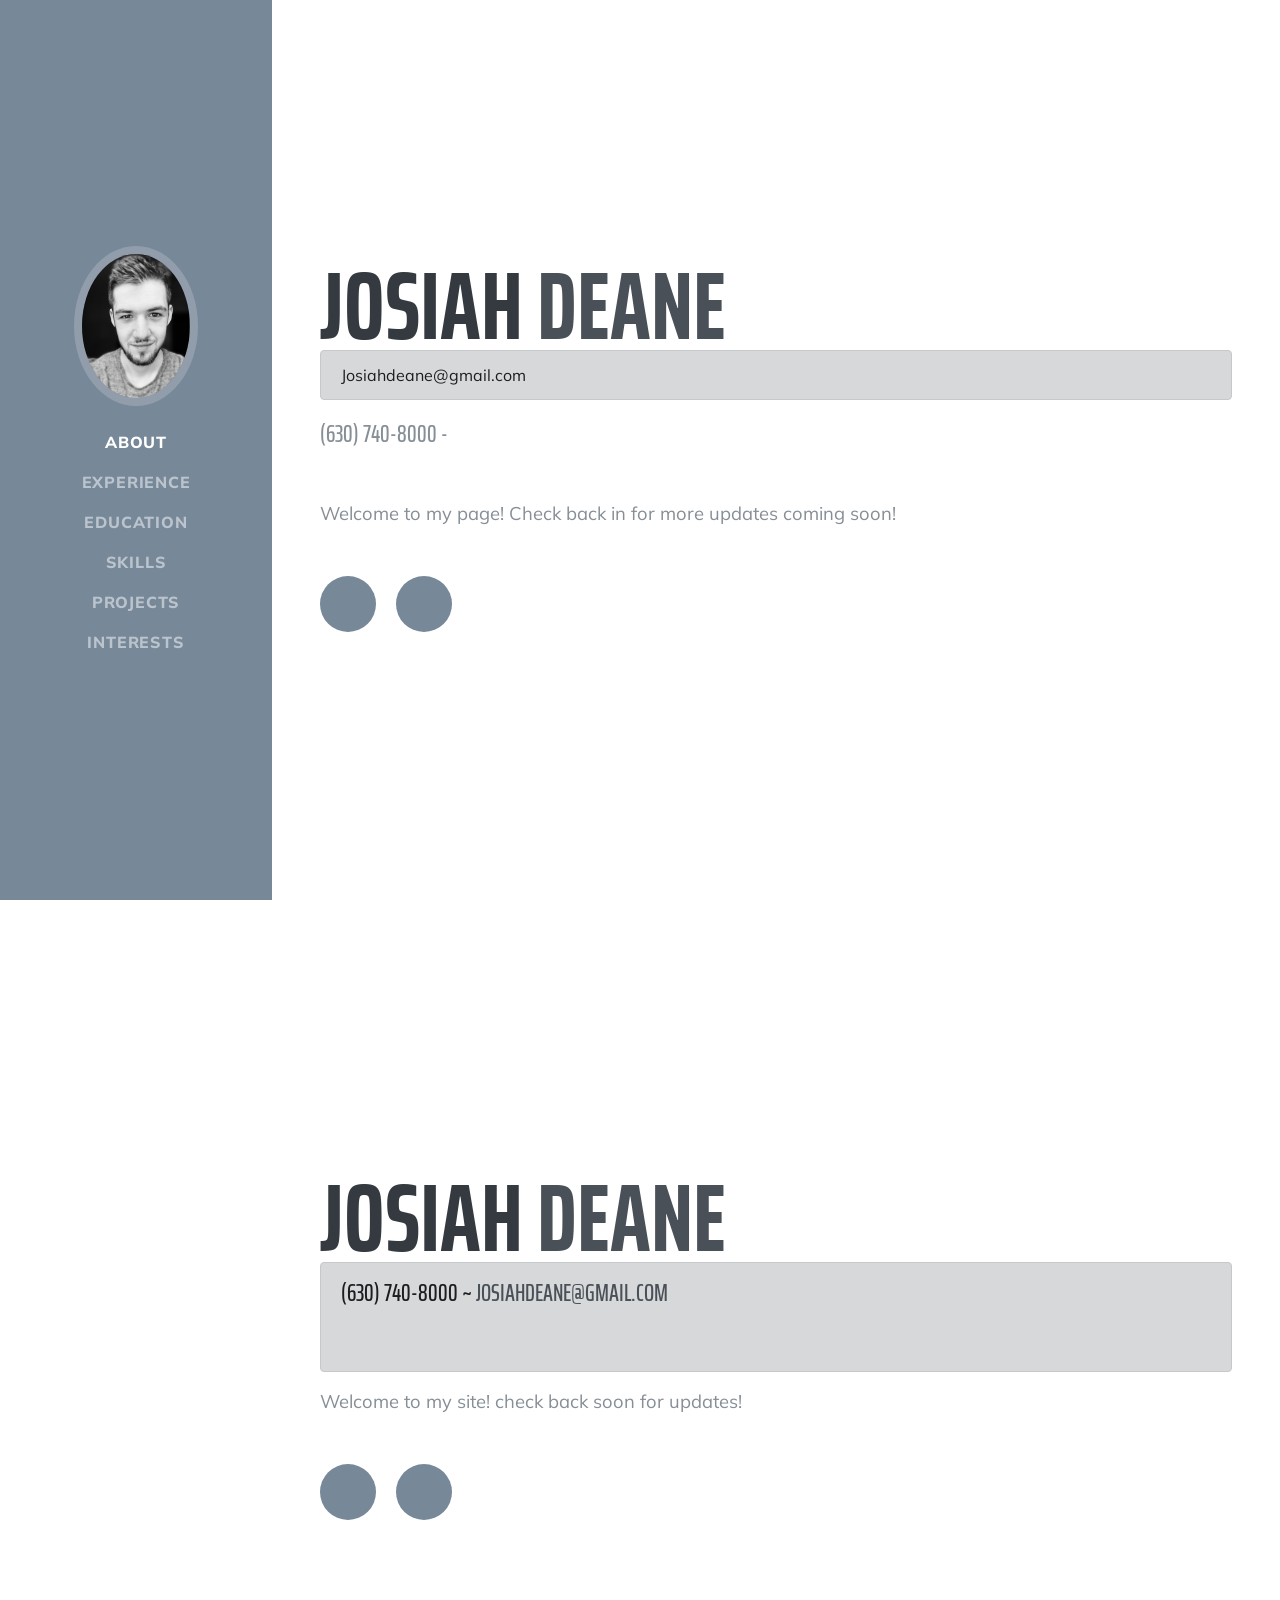
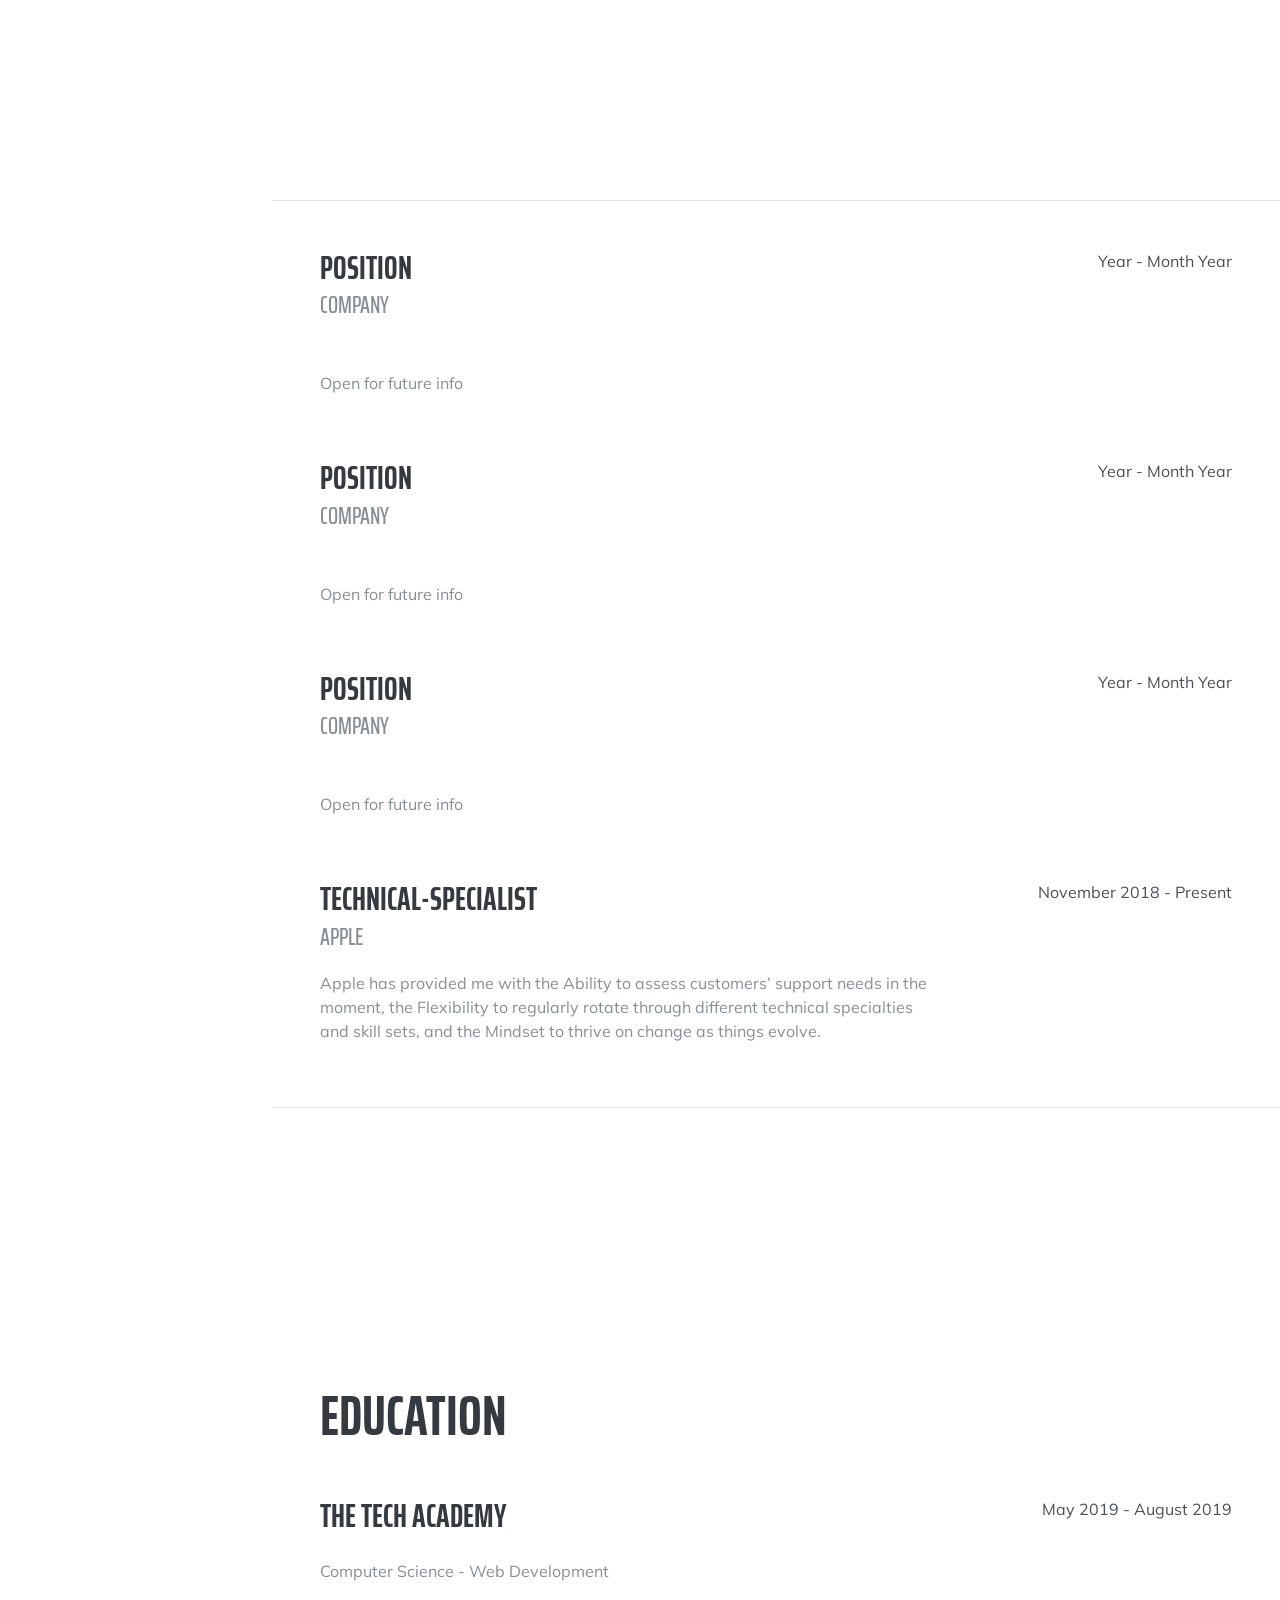
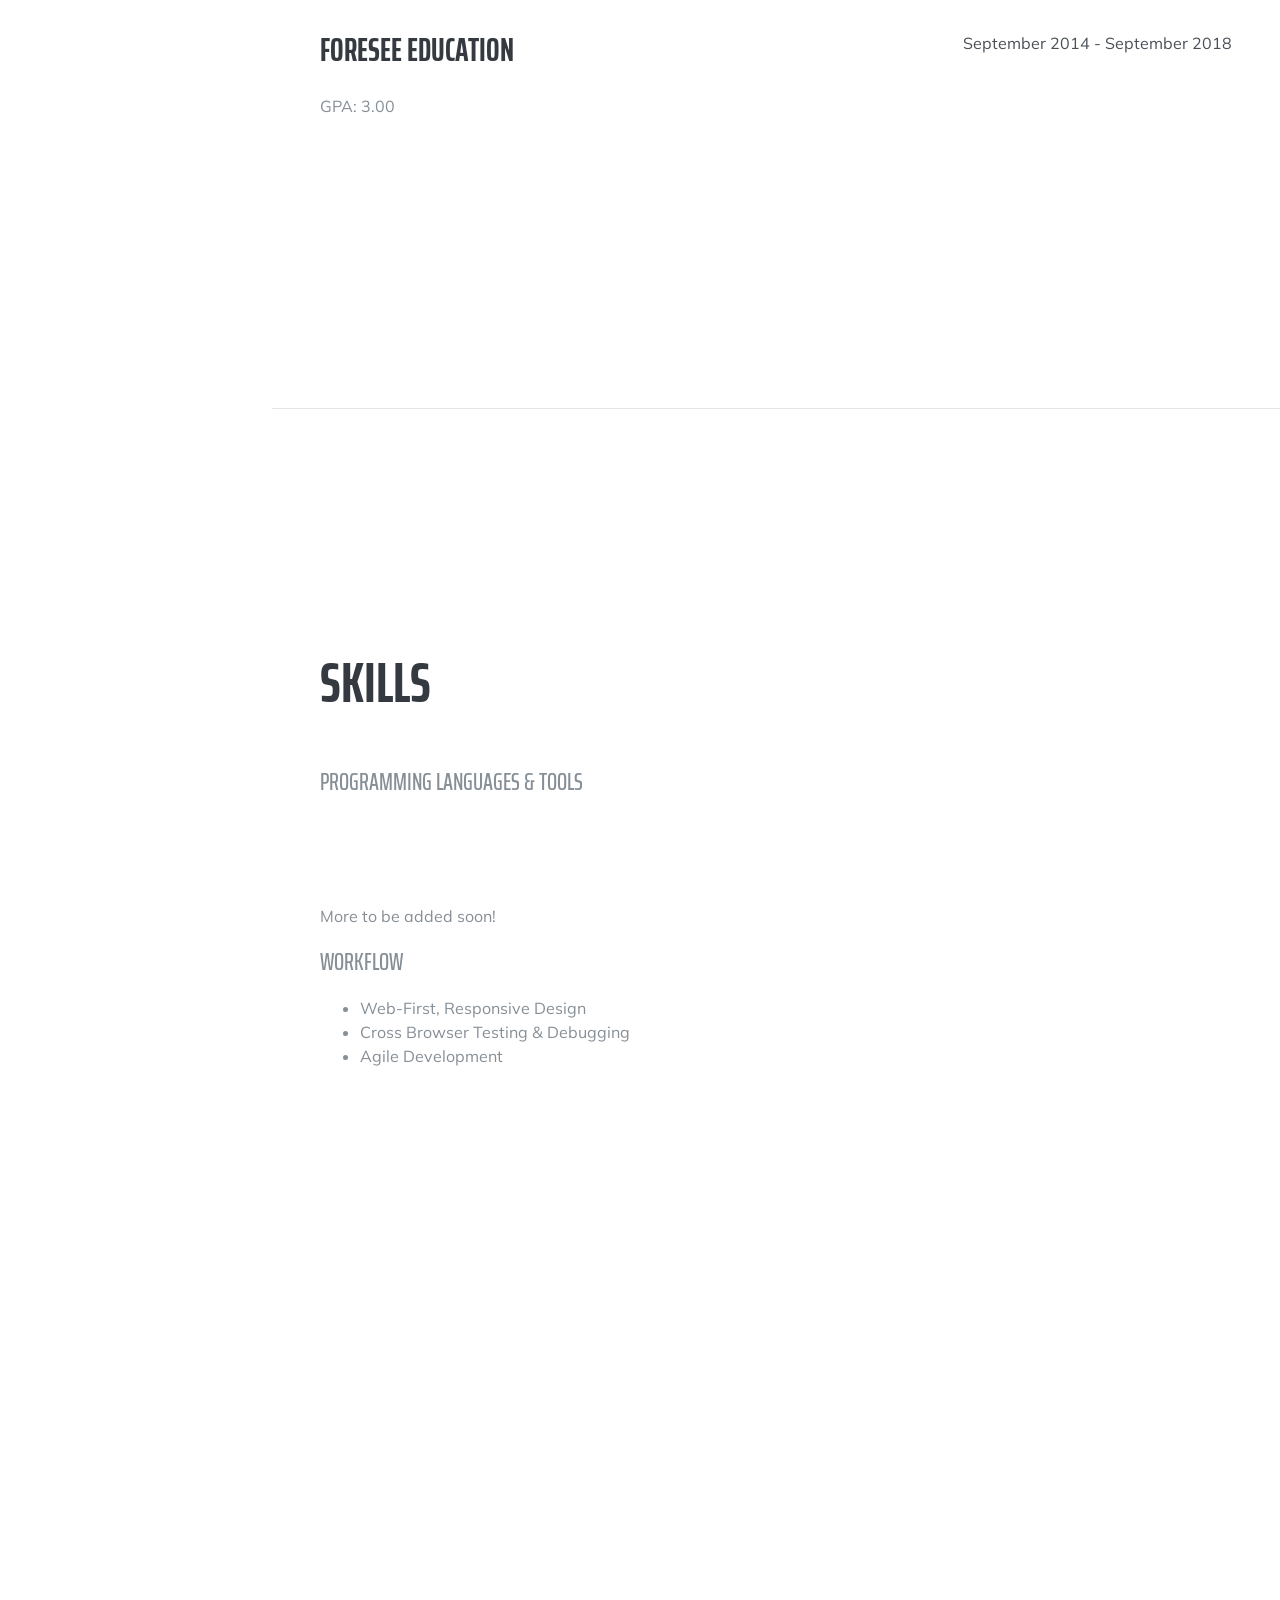
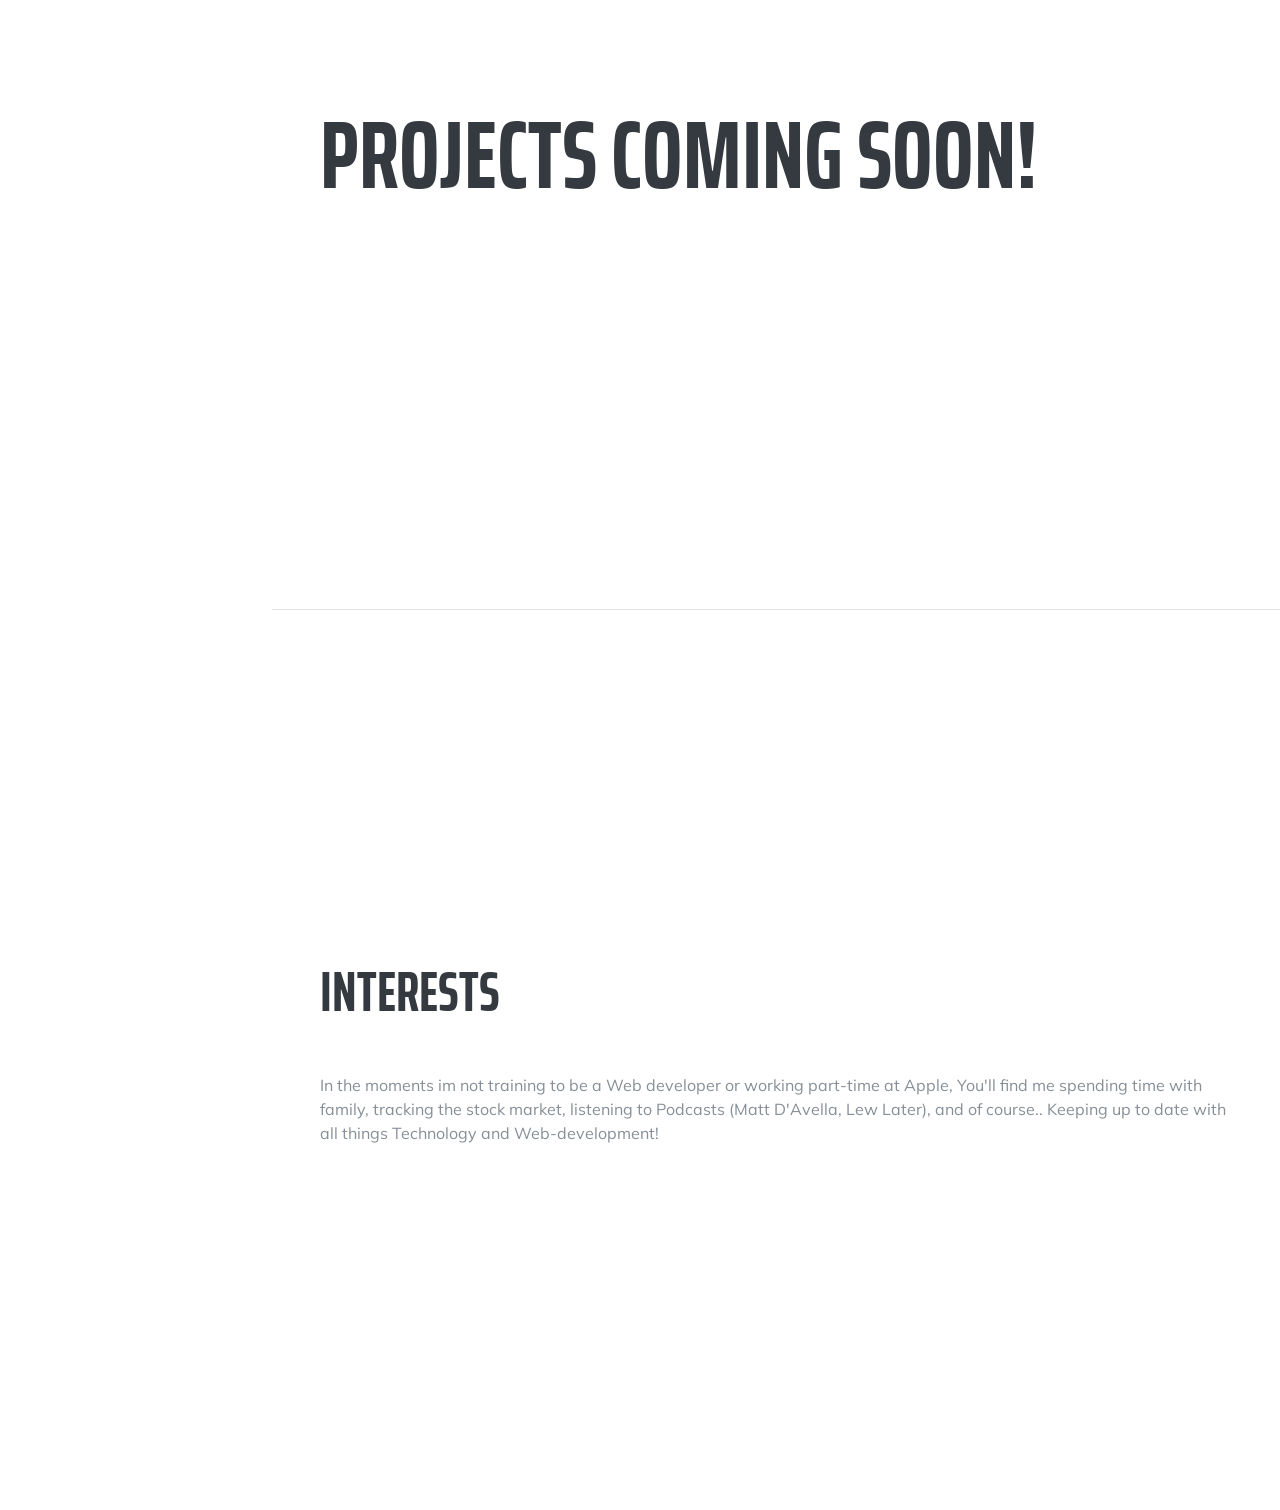
<file: index.html>
<!DOCTYPE html>
<html lang="en">

<head>

  <meta charset="utf-8">
  <meta name="viewport" content="width=device-width, initial-scale=1, shrink-to-fit=no">
  <meta name="description" content="">
  <meta name="author" content="">
 
  <title> Josiah Deane | Portfolio </title>

  <!-- Bootstrap core CSS -->

  <link href="vendor/bootstrap/css/bootstrap.min.css" rel="stylesheet">

<!-- Custom fonts-->

<link href="https://fonts.googleapis.com/css?family=Saira+Extra+Condensed:500,700" rel="stylesheet">
  <link href="https://fonts.googleapis.com/css?family=Muli:400,400i,800,800i" rel="stylesheet">
 <link href="https://cdnjs.cloudflare.com/ajax/libs/font-awesome/4.7.0/css/font-awesome.min.css">

  <!-- Custom styles-->

  <link href="css/resume.min.css" rel="stylesheet">
  <link href="css/resume.css" rel="stylesheet"> 
</head>

<body id="page-top">

  
<!--NAV-->

  <nav class="navbar navbar-expand-lg navbar-dark bg-primary fixed-top" id="sideNav">
    <a class="navbar-brand js-scroll-trigger" href="#page-top">
      <span class="d-block d-lg-none">Josiah Deane</span>
      <span class="d-none d-lg-block">
        <img class="img-fluid img-profile rounded-circle mx-auto mb-2" src="img/profile.jpg" alt="">
      </span>
    </a>
    <button class="navbar-toggler" type="button" data-toggle="collapse" data-target="#navbarSupportedContent" aria-controls="navbarSupportedContent" aria-expanded="false" aria-label="Toggle navigation">
      <span class="navbar-toggler-icon"></span>
    </button>
    <div class="collapse navbar-collapse" id="navbarSupportedContent">
      <ul class="navbar-nav">
        <li class="nav-item">
          <a class="nav-link js-scroll-trigger" href="#about">About</a>
        </li>
        <li class="nav-item">
          <a class="nav-link js-scroll-trigger" href="#experience">Experience</a>
        </li>
        <li class="nav-item">
          <a class="nav-link js-scroll-trigger" href="#education">Education</a>
        </li>
        <li class="nav-item">
          <a class="nav-link js-scroll-trigger" href="#skills">Skills</a>
        </li>
        <li class="nav-item">
          <a class="nav-link js-scroll-trigger" href="#awards">Projects</a>
      </li>
        <li class="nav-item">
          <a class="nav-link js-scroll-trigger" href="#interests">Interests</a>
       </li>
      </ul>
    </div>
  </nav>

<!--END NAV-->

<!--HOMEPAGE-->

<div class="container-fluid p-0">

  <section class="resume-section p-3 p-lg-5 d-flex align-items-center" id="about">
    <div class="w-100">
      <h1 class="mb-0"> Josiah
        <span class="text-primary">Deane</span>
      </h1>
      <div class="alert alert-dark" role="alert">
        Josiahdeane@gmail.com <a href="mailto:Josiahdeane@gmail.com" class="alert-link"></a>
      </div> 
      <div class="subheading mb-5"> (630) 740-8000 -
      </div>
      <p class="lead mb-5">Welcome to my page! Check back in for more updates coming soon! </p>
      <div class="social-icons">
        <a href="https://www.linkedin.com/in/josiah-deane-94bb37178/">
          <i class="fab fa-linkedin-in"></i>
        </a>
         <a href="https://github.com/Josiahdeane/">
          <i class="fab fa-github"></i>
        </a>
      </div>
    </div>
  </section>










<div class="container-fluid p-0">

  <section class="resume-section p-3 p-lg-5 d-flex align-items-center" id="about">
    <div class="w-100">
      <h1 class="mb-0">Josiah
        <span class="text-primary">Deane</span>
      </h1>
     <div class="alert alert-dark" role="alert">
      <div class="subheading mb-5"> (630) 740-8000 ~
        <a href="mailto:josiahdeane@gmail.com">Josiahdeane@gmail.com</a>
      </div>
      </div>
      <p class="lead mb-5">Welcome to my site! check back soon for updates!</p>
      <div class="social-icons">
        <a href="https://www.linkedin.com/in/josiah-deane-94bb37178/">
          <i class="fab fa-linkedin-in"></i>
        </a>
        <a href="https://github.com/Josiahdeane">
          <i class="fab fa-github"></i>
        </a>
      </div>
    </div>
  </section>

<!--END HOMEPAGE-->

<!--EXPERIENCE-->
    
<hr class="m-0">

    <section class="resume-section p-3 p-lg-5 d-flex justify-content-center" id="experience">
      <div class="w-100">
       
        <div class="resume-item d-flex flex-column flex-md-row justify-content-between mb-5">
          <div class="resume-content">
            <h3 class="mb-0">Position</h3>
            <div class="subheading mb-5">Company</div>
            <p>Open for future info</p>
          </div>
          <div class="resume-date text-md-right">
            <span class="text-primary"> Year - Month Year</span>
          </div>
        </div>

        <div class="resume-item d-flex flex-column flex-md-row justify-content-between mb-5">
          <div class="resume-content">
            <h3 class="mb-0">Position</h3>
            <div class="subheading mb-5">Company</div>
            <p>Open for future info</p>
          </div>
          <div class="resume-date text-md-right">
            <span class="text-primary"> Year - Month Year</span>
          </div>
        </div>

        <div class="resume-item d-flex flex-column flex-md-row justify-content-between mb-5">
          <div class="resume-content">
            <h3 class="mb-0">Position</h3>
            <div class="subheading mb-5">Company</div>
            <p>Open for future info</p>
          </div>
          <div class="resume-date text-md-right">
            <span class="text-primary"> Year - Month Year</span>
          </div>
        </div>

        <div class="resume-item d-flex flex-column flex-md-row justify-content-between">
          <div class="resume-content">
            <h3 class="mb-0">Technical-Specialist</h3>
            <div class="subheading mb-3">Apple</div>
            <p> Apple has provided me with the Ability to assess customers’ support needs in the moment, the Flexibility to regularly rotate through different technical specialties and skill sets, and the Mindset to thrive on change as things evolve.   </p>
          </div>
          <div class="resume-date text-md-right">
            <span class="text-primary">November 2018 - Present</span>
          </div>
        </div>
      </div>
    </section>

<!--END EXPERIENCE-->

<!--EDUCATION-->    

<hr class="m-0">

    <section class="resume-section p-3 p-lg-5 d-flex align-items-center" id="education">
      <div class="w-100">
        <h2 class="mb-5">Education</h2>

        <div class="resume-item d-flex flex-column flex-md-row justify-content-between mb-5">
          <div class="resume-content">
            <h3 class="mb-4">The Tech Academy</h3>
            <div>Computer Science - Web Development</div>
          </div>
          <div class="resume-date text-md-right">
            <span class="text-primary">May 2019 - August 2019</span>
          </div>
        </div>

        <div class="resume-item d-flex flex-column flex-md-row justify-content-between">
          <div class="resume-content">
            <h3 class="mb-4">Foresee Education</h3>
            <p>GPA: 3.00</p>
          </div>
          <div class="resume-date text-md-right">
            <span class="text-primary">September 2014 - September 2018</span>
          </div>
        </div>

      </div>
    </section>

<!--END EDUCATION-->

<!--SKILLS-->

<hr class="m-0">

    <section class="resume-section p-3 p-lg-5 d-flex align-items-center" id="skills">
      <div class="w-100">
        <h2 class="mb-5">Skills</h2>

        <div class="subheading mb-3">Programming Languages &amp; Tools</div>
        <ul class="list-inline dev-icons">
          <li class="list-inline-item">
            <i class="fab fa-html5"></i>
          </li>
          <li class="list-inline-item">
            <i class="fab fa-css3-alt"></i>
          </li>
          <li class="list-inline-item">
            <i class="fab fa-github"></i>
          </li>
          <li class="list-inline-item">
            <i class="fab fa-windows"></i>
          </li>
          <li class="list-inline-item">
            <i class="fab fa-node-js"></i>
          </li>
        </ul>
        <p> More to be added soon!</p>


        <div class="subheading mb-3">Workflow</div>
        <ul class="fa-ul mb-0">
          <li>
            <i class="fa-li fa fa-check"></i>
            Web-First, Responsive Design</li>
          <li>
            <i class="fa-li fa fa-check"></i>
            Cross Browser Testing &amp; Debugging</li>
          <li>
            <i class="fa-li fa fa-check"></i>
            Agile Development </li>
        </ul>
      </div>
    </section>

<!--END SKILLS-->

<!--PROJECTS-->

<section class="resume-section p-3 p-lg-5 d-flex align-items-center" id="awards">
    <div class="w-100">
   <h1>PROJECTS COMING SOON!</h1>
    <a href=""></a>
     <a href=""></a>
      <a href=""></a>
  
  
    </section>
  </div>
  

<!--END PROJECTS-->

    <hr class="m-0">

    <section class="resume-section p-3 p-lg-5 d-flex align-items-center" id="interests">
      <div class="w-100">
        <h2 class="mb-5">Interests</h2>
        <p>In the moments im not training to be a Web developer or working part-time at Apple, You'll find me spending time with family, tracking the stock market, listening to Podcasts (Matt D'Avella, Lew Later), and of course.. Keeping up to date with all things Technology and Web-development!  </p>
      </div>
    </section>
    
  <!-- Bootstrap core JavaScript -->
  <script src="vendor/jquery/jquery.min.js"></script>
  <script src="vendor/bootstrap/js/bootstrap.bundle.min.js"></script>

  <!-- Plugin JavaScript -->
  <script src="vendor/jquery-easing/jquery.easing.min.js"></script>

  <!-- Custom scripts for this template -->
  <script src="js/resume.min.js"></script>

</body>

</html>
</file>
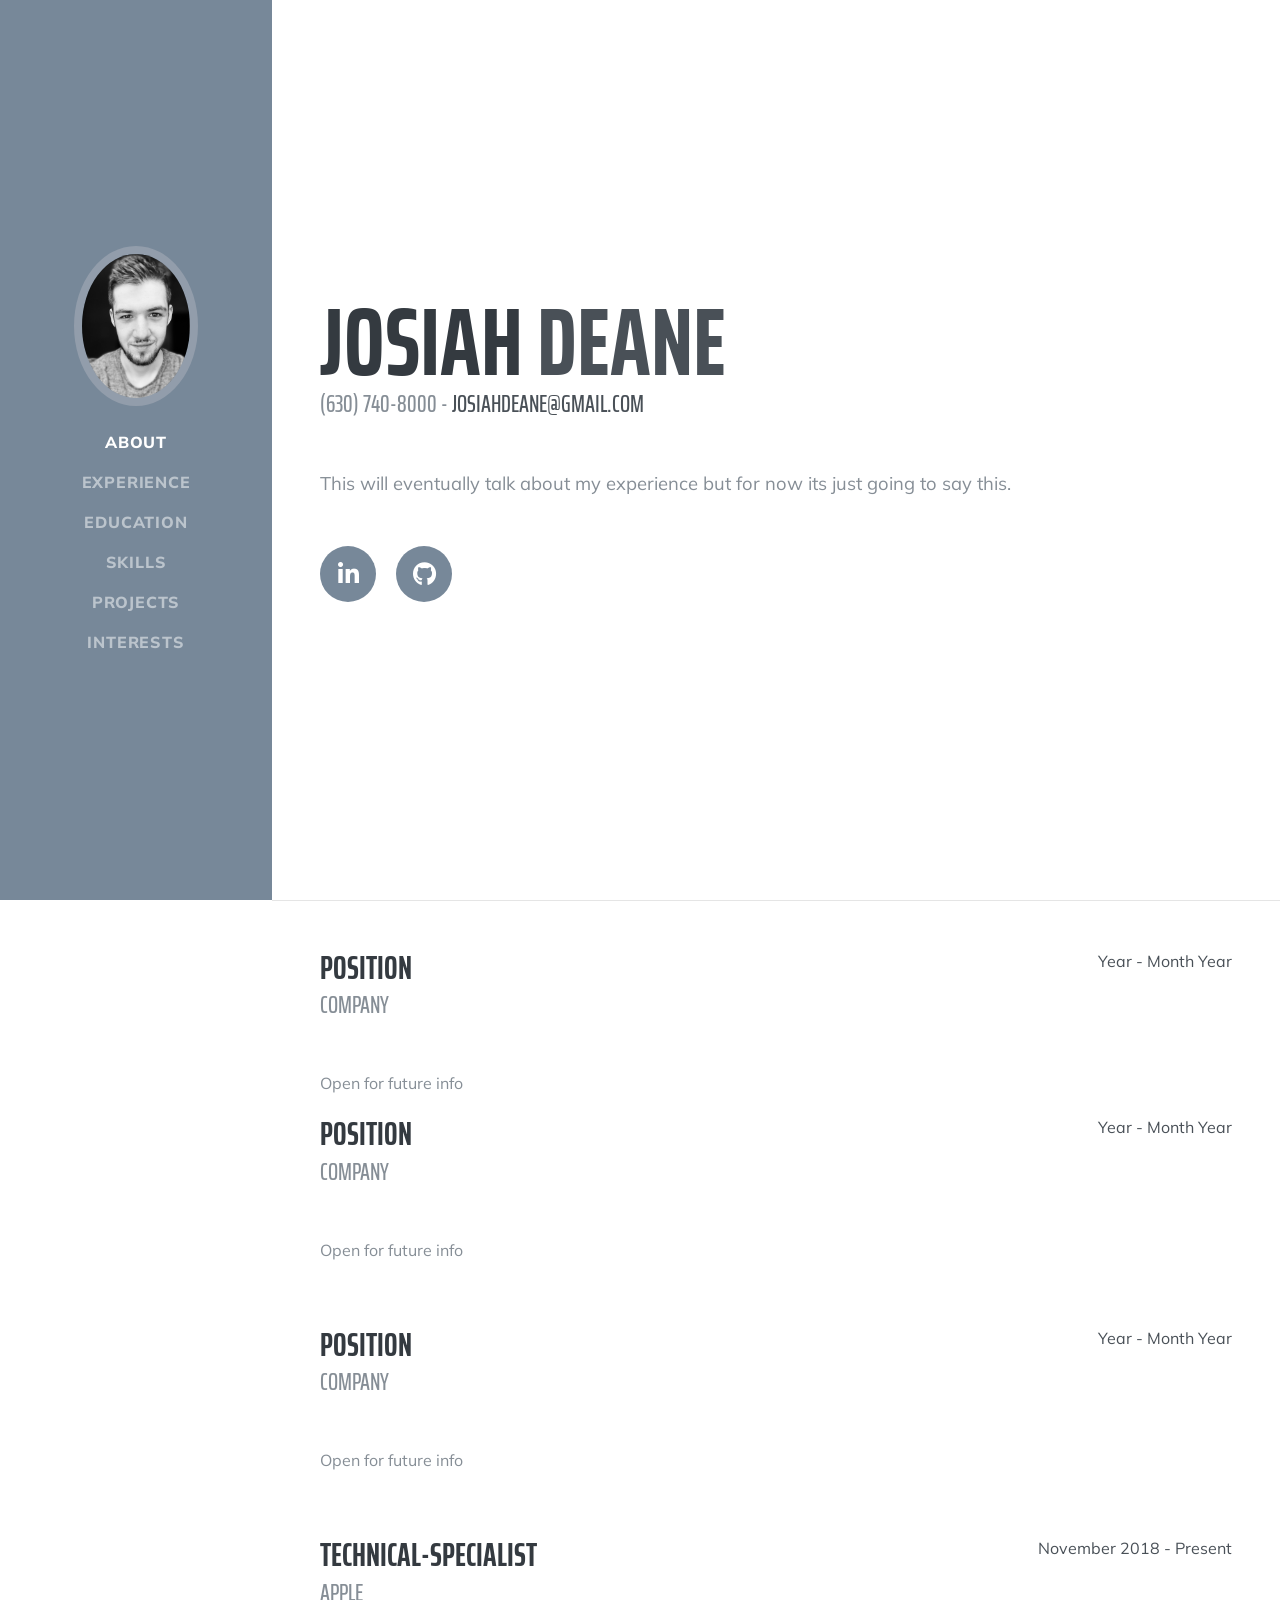
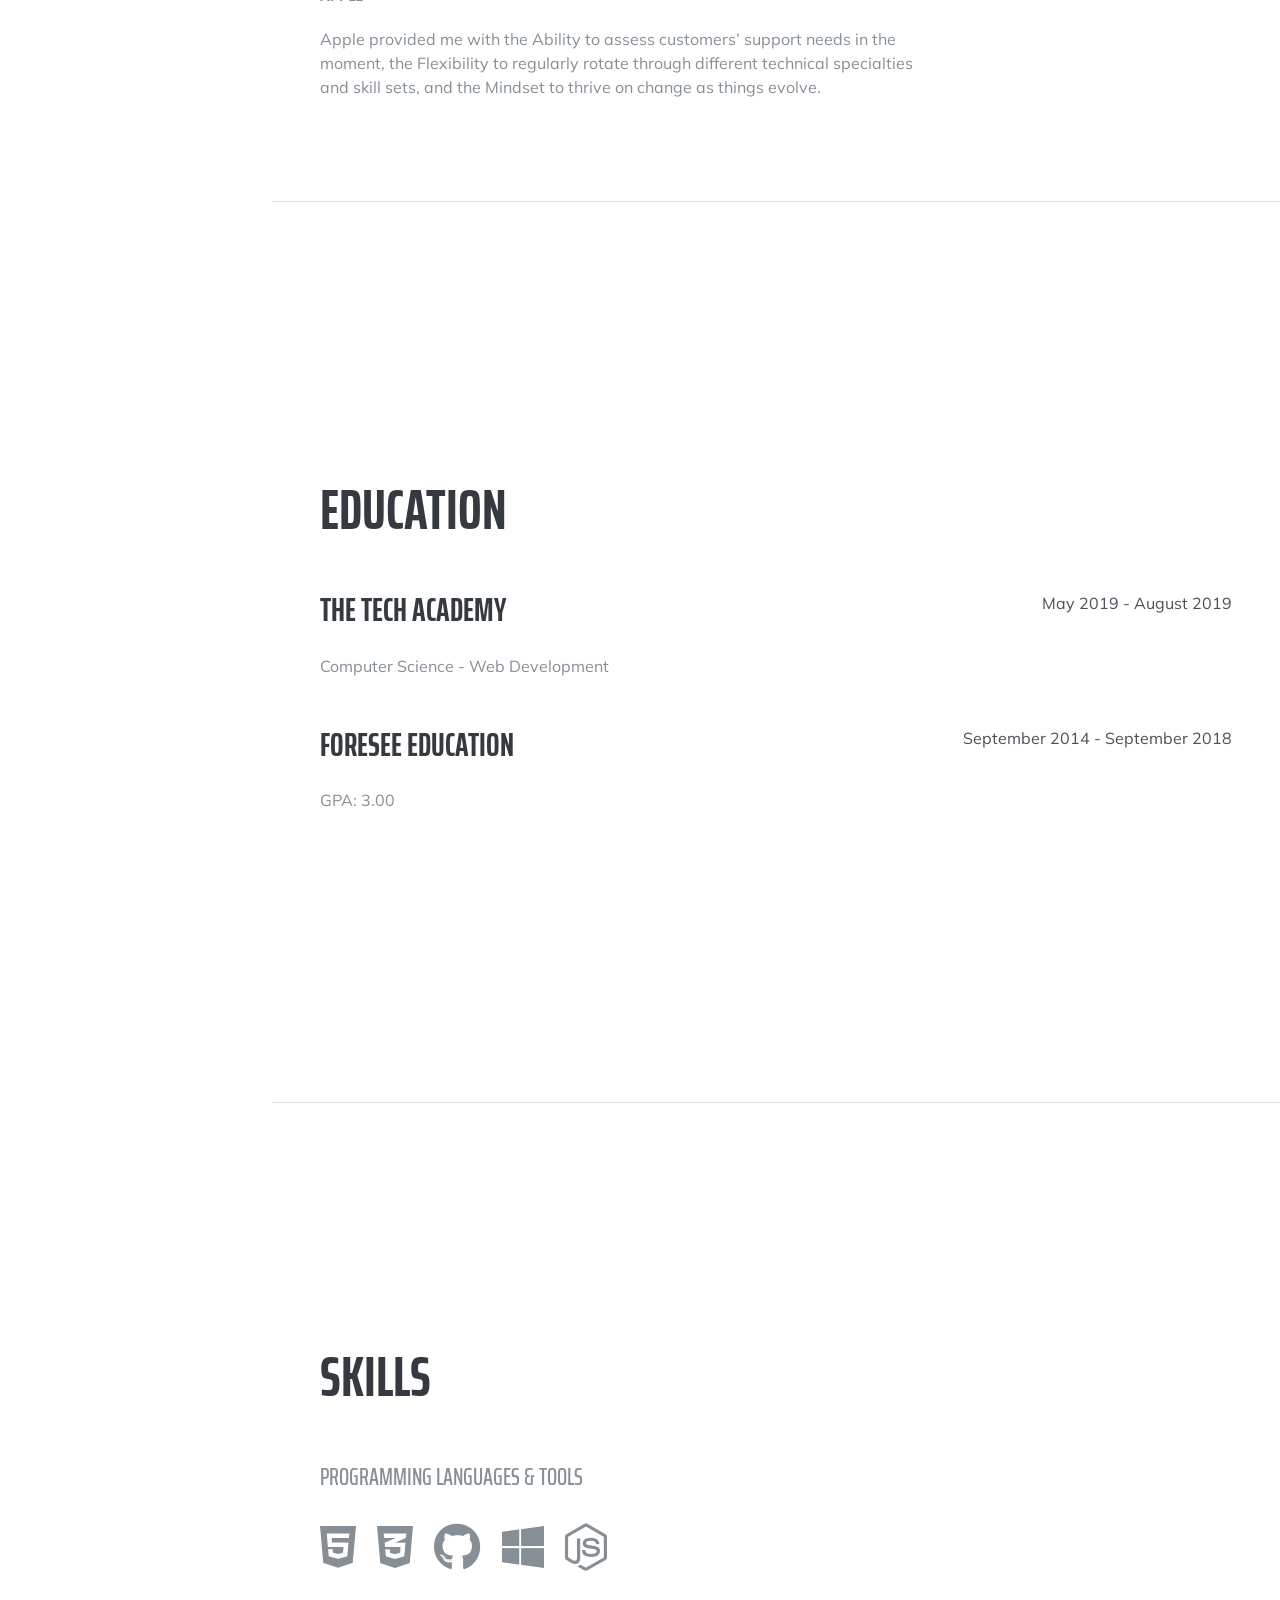
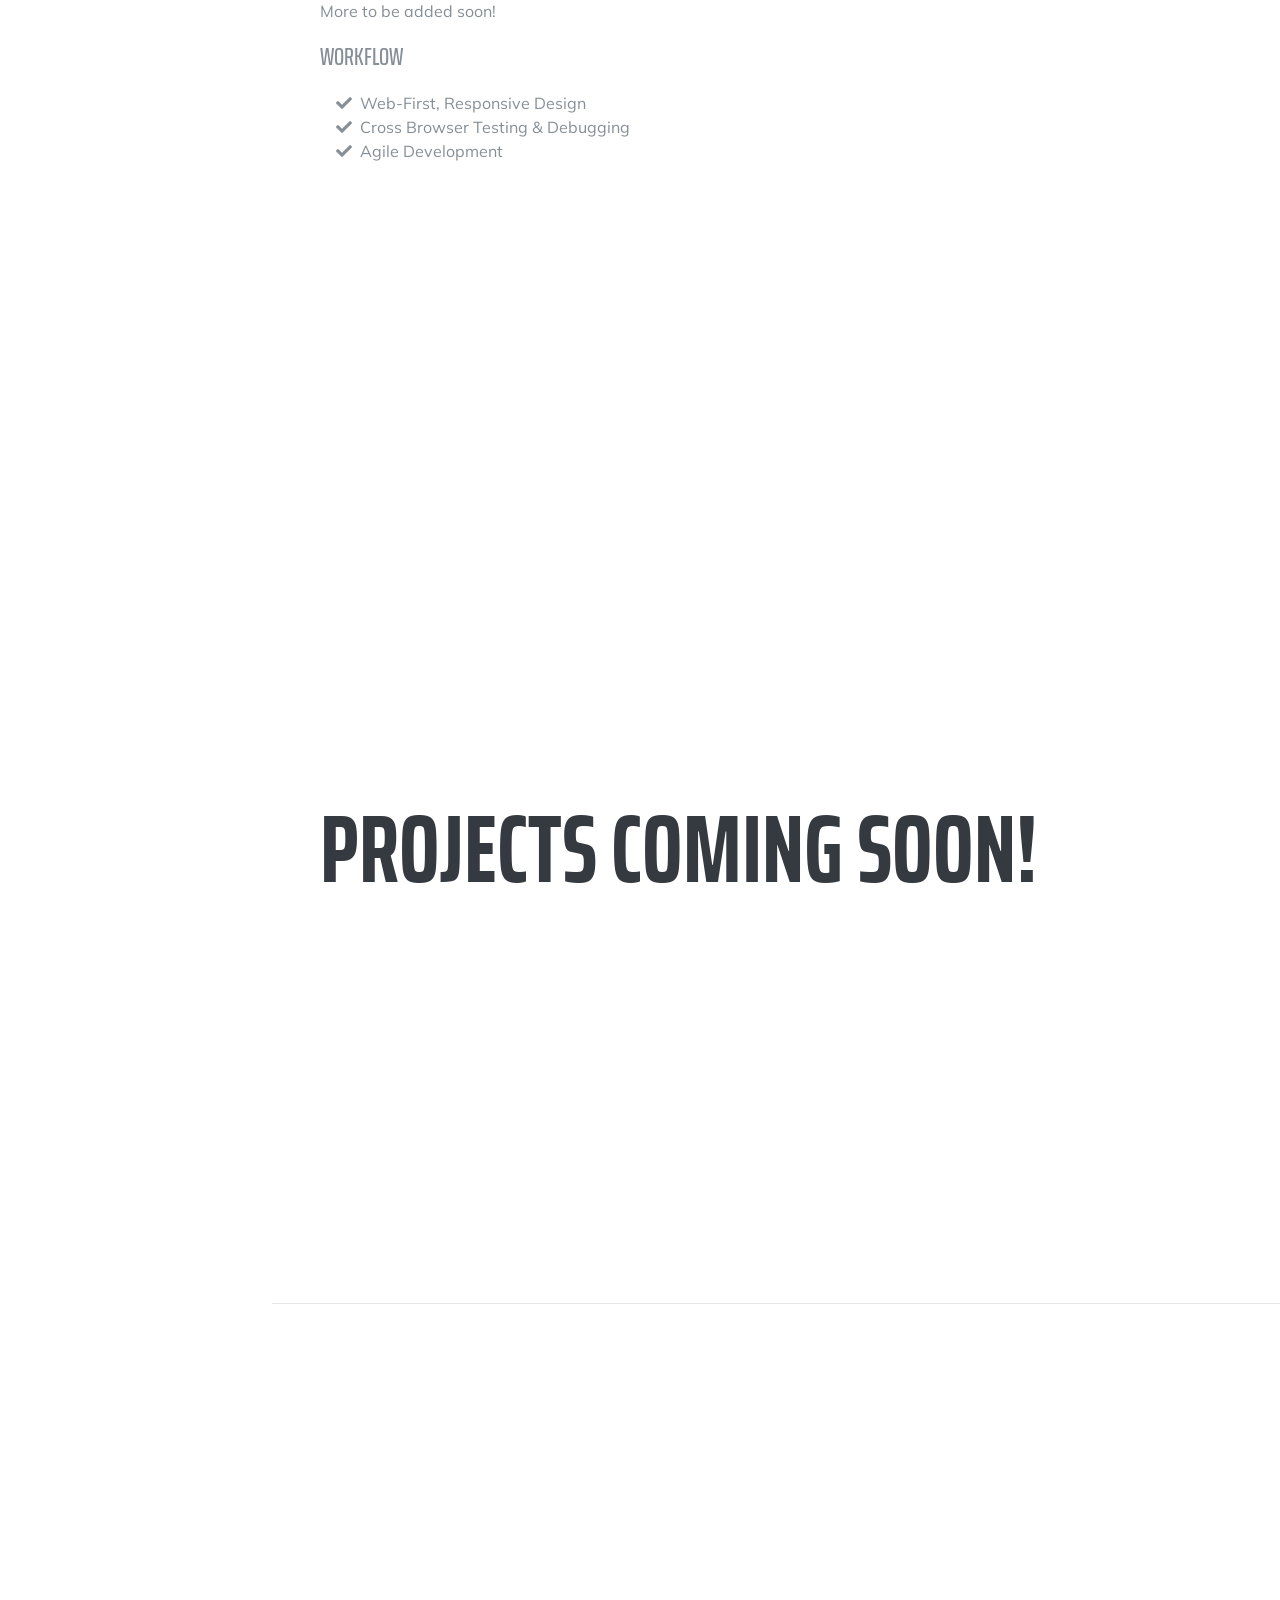
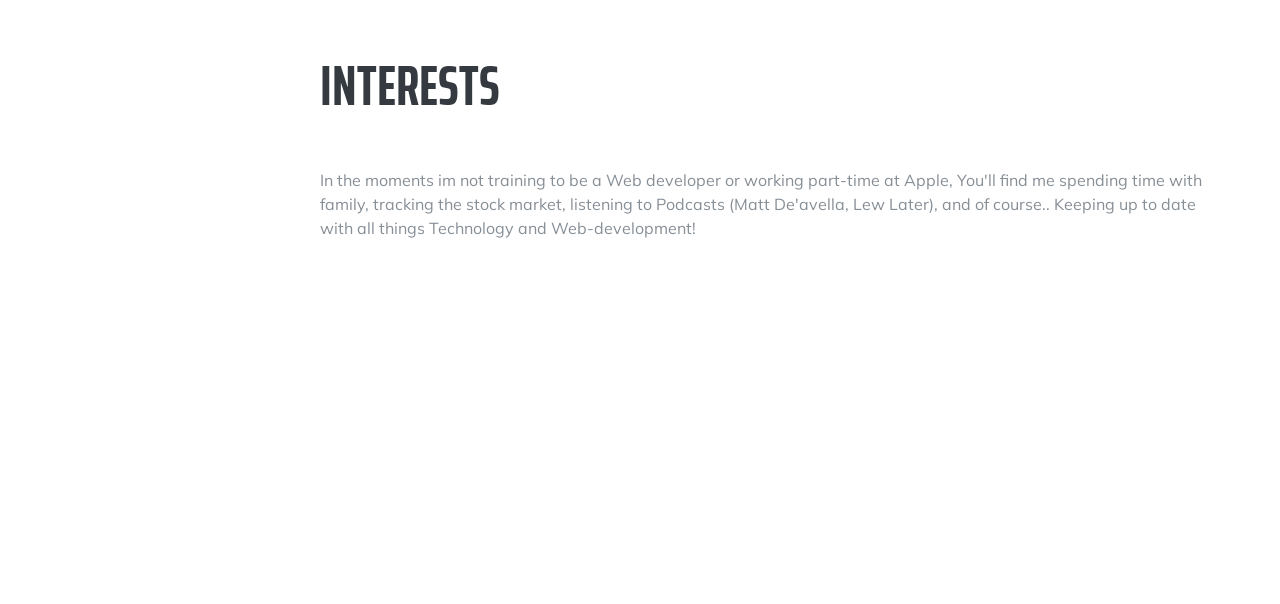
<file: index12345.html>
<!DOCTYPE html>
<html lang="en">

<head>

  <meta charset="utf-8">
  <meta name="viewport" content="width=device-width, initial-scale=1, shrink-to-fit=no">
  <meta name="description" content="">
  <meta name="author" content="">

  <title> Josiah Deane | Portfolio </title>

  <!-- Bootstrap core CSS -->

  <link href="vendor/bootstrap/css/bootstrap.min.css" rel="stylesheet">

<!-- Custom fonts-->

<link href="https://fonts.googleapis.com/css?family=Saira+Extra+Condensed:500,700" rel="stylesheet">
  <link href="https://fonts.googleapis.com/css?family=Muli:400,400i,800,800i" rel="stylesheet">
  <link href="vendor/fontawesome-free/css/all.min.css" rel="stylesheet">

  <!-- Custom styles-->

  <link href="css/resume.min.css" rel="stylesheet">
  <link href="css/resume.css" rel="stylesheet"> 
</head>

<body id="page-top">

  
<!--NAV-->

  <nav class="navbar navbar-expand-lg navbar-dark bg-primary fixed-top" id="sideNav">
    <a class="navbar-brand js-scroll-trigger" href="#page-top">
      <span class="d-block d-lg-none">Josiah Deane</span>
      <span class="d-none d-lg-block">
        <img class="img-fluid img-profile rounded-circle mx-auto mb-2" src="img/profile.jpg" alt="">
      </span>
    </a>
    <button class="navbar-toggler" type="button" data-toggle="collapse" data-target="#navbarSupportedContent" aria-controls="navbarSupportedContent" aria-expanded="false" aria-label="Toggle navigation">
      <span class="navbar-toggler-icon"></span>
    </button>
    <div class="collapse navbar-collapse" id="navbarSupportedContent">
      <ul class="navbar-nav">
        <li class="nav-item">
          <a class="nav-link js-scroll-trigger" href="#about">About</a>
        </li>
        <li class="nav-item">
          <a class="nav-link js-scroll-trigger" href="#experience">Experience</a>
        </li>
        <li class="nav-item">
          <a class="nav-link js-scroll-trigger" href="#education">Education</a>
        </li>
        <li class="nav-item">
          <a class="nav-link js-scroll-trigger" href="#skills">Skills</a>
        </li>
        <li class="nav-item">
          <a class="nav-link js-scroll-trigger" href="#awards">Projects</a>
      </li>
        <li class="nav-item">
          <a class="nav-link js-scroll-trigger" href="#interests">Interests</a>
       </li>
      </ul>
    </div>
  </nav>

<!--END NAV-->

<!--HOMEPAGE-->
 
<div class="container-fluid p-0">

    <section class="resume-section p-3 p-lg-5 d-flex align-items-center" id="about">
      <div class="w-100">
        <h1 class="mb-0"> Josiah
          <span class="text-primary">Deane</span>
        </h1>
        <div class="subheading mb-5"> (630) 740-8000 -
          <a href="mailto:Josiahdeane@gmail.com">Josiahdeane@gmail.com</a>
        </div>
        <p class="lead mb-5">This will eventually talk about my experience but for now its just going to say this. </p>
        <div class="social-icons">
          <a href="https://www.linkedin.com/in/josiah-deane-94bb37178/">
            <i class="fab fa-linkedin-in"></i>
          </a>
           <a href="https://github.com/Josiahdeane/">
            <i class="fab fa-github"></i>
          </a>
        </div>
      </div>
    </section>

<!--END HOMEPAGE-->

<!--EXPERIENCE-->
    
<hr class="m-0">

    <section class="resume-section p-3 p-lg-5 d-flex justify-content-center" id="experience">
      <div class="w-100">
       
        <div class="resume-item d-flex flex-column flex-md-row justify-content-between mb-1">
          <div class="resume-content">
            <h3 class="mb-0">Position</h3>
            <div class="subheading mb-5">Company</div>
            <p>Open for future info</p>
          </div>
          <div class="resume-date text-md-right">
            <span class="text-primary"> Year - Month Year</span>
          </div>
        </div>

        <div class="resume-item d-flex flex-column flex-md-row justify-content-between mb-5">
          <div class="resume-content">
            <h3 class="mb-0">Position</h3>
            <div class="subheading mb-5">Company</div>
            <p>Open for future info</p>
          </div>
          <div class="resume-date text-md-right">
            <span class="text-primary"> Year - Month Year</span>
          </div>
        </div>

        <div class="resume-item d-flex flex-column flex-md-row justify-content-between mb-5">
          <div class="resume-content">
            <h3 class="mb-0">Position</h3>
            <div class="subheading mb-5">Company</div>
            <p>Open for future info</p>
          </div>
          <div class="resume-date text-md-right">
            <span class="text-primary"> Year - Month Year</span>
          </div>
        </div>

        <div class="resume-item d-flex flex-column flex-md-row justify-content-between">
          <div class="resume-content">
            <h3 class="mb-0">Technical-Specialist</h3>
            <div class="subheading mb-3">Apple</div>
            <p> Apple provided me with the Ability to assess customers’ support needs in the moment, the Flexibility to regularly rotate through different technical specialties and skill sets, and the Mindset to thrive on change as things evolve.   </p>
          </div>
          <div class="resume-date text-md-right">
            <span class="text-primary">November 2018 - Present</span>
          </div>
        </div>
      </div>
    </section>

<!--END EXPERIENCE-->

<!--EDUCATION-->    

<hr class="m-0">

    <section class="resume-section p-3 p-lg-5 d-flex align-items-center" id="education">
      <div class="w-100">
        <h2 class="mb-5">Education</h2>

        <div class="resume-item d-flex flex-column flex-md-row justify-content-between mb-5">
          <div class="resume-content">
            <h3 class="mb-4">The Tech Academy</h3>
            <div>Computer Science - Web Development</div>
          </div>
          <div class="resume-date text-md-right">
            <span class="text-primary">May 2019 - August 2019</span>
          </div>
        </div>

        <div class="resume-item d-flex flex-column flex-md-row justify-content-between">
          <div class="resume-content">
            <h3 class="mb-4">Foresee Education</h3>
            <p>GPA: 3.00</p>
          </div>
          <div class="resume-date text-md-right">
            <span class="text-primary">September 2014 - September 2018</span>
          </div>
        </div>

      </div>
    </section>

<!--END EDUCATION-->

<!--SKILLS-->

<hr class="m-0">

    <section class="resume-section p-3 p-lg-5 d-flex align-items-center" id="skills">
      <div class="w-100">
        <h2 class="mb-5">Skills</h2>

        <div class="subheading mb-3">Programming Languages &amp; Tools</div>
        <ul class="list-inline dev-icons">
          <li class="list-inline-item">
            <i class="fab fa-html5"></i>
          </li>
          <li class="list-inline-item">
            <i class="fab fa-css3-alt"></i>
          </li>
          <li class="list-inline-item">
            <i class="fab fa-github"></i>
          </li>
          <li class="list-inline-item">
            <i class="fab fa-windows"></i>
          </li>
          <li class="list-inline-item">
            <i class="fab fa-node-js"></i>
          </li>
        </ul>
        <p> More to be added soon!</p>


        <div class="subheading mb-3">Workflow</div>
        <ul class="fa-ul mb-0">
          <li>
            <i class="fa-li fa fa-check"></i>
            Web-First, Responsive Design</li>
          <li>
            <i class="fa-li fa fa-check"></i>
            Cross Browser Testing &amp; Debugging</li>
          <li>
            <i class="fa-li fa fa-check"></i>
            Agile Development </li>
        </ul>
      </div>
    </section>

<!--END SKILLS-->

<!--PROJECTS-->


<section class="resume-section p-3 p-lg-5 d-flex align-items-center" id="awards">
  <div class="w-100">
 <h1>PROJECTS COMING SOON!</h1>
  <a href=""></a>
   <a href=""></a>
    <a href=""></a>
  
  
  </section>
</div>

<!--END PROJECTS-->

    <hr class="m-0">

    <section class="resume-section p-3 p-lg-5 d-flex align-items-center" id="interests">
      <div class="w-100">
        <h2 class="mb-5">Interests</h2>
        <p>In the moments im not training to be a Web developer or working part-time at Apple, You'll find me spending time with family, tracking the stock market, listening to Podcasts (Matt De'avella, Lew Later), and of course.. Keeping up to date with all things Technology and Web-development!  </p>
      </div>
    </section>
    
  <!-- Bootstrap core JavaScript -->
  <script src="vendor/jquery/jquery.min.js"></script>
  <script src="vendor/bootstrap/js/bootstrap.bundle.min.js"></script>

  <!-- Plugin JavaScript -->
  <script src="vendor/jquery-easing/jquery.easing.min.js"></script>

  <!-- Custom scripts for this template -->
  <script src="js/resume.min.js"></script>

</body>

</html>
</file>
<file: css/resume.min.css>
/*!
 * Start Bootstrap - Resume v5.0.6 (https://startbootstrap.com/template-overviews/resume)
 * Copyright 2013-2019 Start Bootstrap
 * Licensed under MIT (https://github.com/BlackrockDigital/startbootstrap-resume/blob/master/LICENSE)
 */body{font-family:Muli,-apple-system,BlinkMacSystemFont,'Segoe UI',Roboto,'Helvetica Neue',Arial,sans-serif,'Apple Color Emoji','Segoe UI Emoji','Segoe UI Symbol','Noto Color Emoji';padding-top:54px;color:#868e96}@media (min-width:992px){body{padding-top:0;padding-left:17rem}}h1,h2,h3,h4,h5,h6{font-family:'Saira Extra Condensed',-apple-system,BlinkMacSystemFont,'Segoe UI',Roboto,'Helvetica Neue',Arial,sans-serif,'Apple Color Emoji','Segoe UI Emoji','Segoe UI Symbol','Noto Color Emoji';font-weight:700;text-transform:uppercase;color:#343a40}h1{font-size:6rem;line-height:5.5rem}h2{font-size:3.5rem}h3{font-size:2rem}p.lead{font-size:1.15rem;font-weight:400}.subheading{text-transform:uppercase;font-weight:500;font-family:'Saira Extra Condensed',-apple-system,BlinkMacSystemFont,'Segoe UI',Roboto,'Helvetica Neue',Arial,sans-serif,'Apple Color Emoji','Segoe UI Emoji','Segoe UI Symbol','Noto Color Emoji';font-size:1.5rem}.social-icons a{display:inline-block;height:3.5rem;width:3.5rem;background-color:#495057;color:#fff!important;border-radius:100%;text-align:center;font-size:1.5rem;line-height:3.5rem;margin-right:1rem}.social-icons a:last-child{margin-right:0}.social-icons a:hover{background-color:#bd5d38}.dev-icons{font-size:3rem}.dev-icons .list-inline-item i:hover{color:#bd5d38}#sideNav .navbar-nav .nav-item .nav-link{font-weight:800;letter-spacing:.05rem;text-transform:uppercase}#sideNav .navbar-toggler:focus{outline-color:#d48a6e}@media (min-width:992px){#sideNav{text-align:center;position:fixed;top:0;left:0;display:-webkit-box;display:-ms-flexbox;display:flex;-webkit-box-orient:vertical;-webkit-box-direction:normal;-ms-flex-direction:column;flex-direction:column;width:17rem;height:100vh}#sideNav .navbar-brand{display:-webkit-box;display:-ms-flexbox;display:flex;margin:auto auto 0;padding:.5rem}#sideNav .navbar-brand .img-profile{max-width:10rem;max-height:10rem;border:.5rem solid rgba(255,255,255,.2)}#sideNav .navbar-collapse{display:-webkit-box;display:-ms-flexbox;display:flex;-webkit-box-align:start;-ms-flex-align:start;align-items:flex-start;-webkit-box-flex:0;-ms-flex-positive:0;flex-grow:0;width:100%;margin-bottom:auto}#sideNav .navbar-collapse .navbar-nav{-webkit-box-orient:vertical;-webkit-box-direction:normal;-ms-flex-direction:column;flex-direction:column;width:100%}#sideNav .navbar-collapse .navbar-nav .nav-item{display:block}#sideNav .navbar-collapse .navbar-nav .nav-item .nav-link{display:block}}section.resume-section{padding-top:5rem!important;padding-bottom:5rem!important;max-width:75rem}section.resume-section .resume-item .resume-date{min-width:none}@media (min-width:768px){section.resume-section{min-height:100vh}section.resume-section .resume-item .resume-date{min-width:18rem}}@media (min-width:992px){section.resume-section{padding-top:3rem!important;padding-bottom:3rem!important}}.bg-primary{background-color:#bd5d38!important}.text-primary{color:#bd5d38!important}a{color:#bd5d38}a:active,a:focus,a:hover{color:#824027}
</file>
<file: css/resume.css>
/*!
 * Start Bootstrap - Resume v5.0.6 (https://startbootstrap.com/template-overviews/resume)
 * Copyright 2013-2019 Start Bootstrap
 * Licensed under MIT (https://github.com/BlackrockDigital/startbootstrap-resume/blob/master/LICENSE)
 */

body {
  font-family: 'Muli', -apple-system, BlinkMacSystemFont, 'Segoe UI', Roboto, 'Helvetica Neue', Arial, sans-serif, 'Apple Color Emoji', 'Segoe UI Emoji', 'Segoe UI Symbol', 'Noto Color Emoji';
  padding-top: 54px;
  color: #868e96;
}

@media (min-width: 992px) {
  body {
    padding-top: 0;
    padding-left: 17rem;
  }
}

h1,
h2,
h3,
h4,
h5,
h6 {
  font-family: 'Saira Extra Condensed', -apple-system, BlinkMacSystemFont, 'Segoe UI', Roboto, 'Helvetica Neue', Arial, sans-serif, 'Apple Color Emoji', 'Segoe UI Emoji', 'Segoe UI Symbol', 'Noto Color Emoji';
  font-weight: 700;
  text-transform: uppercase;
  color: #343a40;
}

h1 {
  font-size: 6rem;
  line-height: 5.5rem;
}

h2 {
  font-size: 3.5rem;
}

h3 {
  font-size: 2rem;
}

p.lead {
  font-size: 1.15rem;
  font-weight: 400;
}

.subheading {
  text-transform: uppercase;
  font-weight: 500;
  font-family: 'Saira Extra Condensed', -apple-system, BlinkMacSystemFont, 'Segoe UI', Roboto, 'Helvetica Neue', Arial, sans-serif, 'Apple Color Emoji', 'Segoe UI Emoji', 'Segoe UI Symbol', 'Noto Color Emoji';
  font-size: 1.5rem;
}

.social-icons a {
  display: inline-block;
  height: 3.5rem;
  width: 3.5rem;
  background-color: lightslategray;
  color: #ffffff !important;
  border-radius: 100%;
  text-align: center;
  font-size: 1.5rem;
  line-height: 3.5rem;
  margin-right: 1rem;
}

.social-icons a:last-child {
  margin-right: 0;
}

.social-icons a:hover {
  background-color: lightslategray;
}

.dev-icons {
  font-size: 3rem;
}

.dev-icons .list-inline-item i:hover {
  color: #000000;
}

#sideNav .navbar-nav .nav-item .nav-link {
  font-weight: 800;
  letter-spacing: 0.05rem;
  text-transform: uppercase;
}

#sideNav .navbar-toggler:focus {
  outline-color:#fff;
}

@media (min-width: 992px) {
  #sideNav {
    text-align: center;
    position: fixed;
    top: 0;
    left: 0;
    display: -webkit-box;
    display: -ms-flexbox;
    display: flex;
    -webkit-box-orient: vertical;
    -webkit-box-direction: normal;
    -ms-flex-direction: column;
    flex-direction: column;
    width: 17rem;
    height: 100vh;
  }
  #sideNav .navbar-brand {
    display: -webkit-box;
    display: -ms-flexbox;
    display: flex;
    margin: auto auto 0;
    padding: 0.5rem;
  }
  #sideNav .navbar-brand .img-profile {
    max-width: 10rem;
    max-height: 10rem;
    border: 0.5rem solid rgba(255, 241, 241, 0.2);
  }
  #sideNav .navbar-collapse {
    display: -webkit-box;
    display: -ms-flexbox;
    display: flex;
    -webkit-box-align: start;
    -ms-flex-align: start;
    align-items: flex-start;
    -webkit-box-flex: 0;
    -ms-flex-positive: 0;
    flex-grow: 0;
    width: 100%;
    margin-bottom: auto;
  }
  #sideNav .navbar-collapse .navbar-nav {
    -webkit-box-orient: vertical;
    -webkit-box-direction: normal;
    -ms-flex-direction: column;
    flex-direction: column;
    width: 100%;
  }
  #sideNav .navbar-collapse .navbar-nav .nav-item {
    display: block;
  }
  #sideNav .navbar-collapse .navbar-nav .nav-item .nav-link {
    display: block;
  }
}

section.resume-section {
  padding-top: 5rem !important;
  padding-bottom: 5rem !important;
  max-width: 75rem;
}

section.resume-section .resume-item .resume-date {
  min-width: none;
}

@media (min-width: 768px) {
  section.resume-section {
    min-height: 100vh;
  }
  section.resume-section .resume-item .resume-date {
    min-width: 18rem;
  }
}

@media (min-width: 992px) {
  section.resume-section {
    padding-top: 3rem !important;
    padding-bottom: 3rem !important;
  }
}

.bg-primary {
  background-color: lightslategrey!important;
}

.text-primary {
  color: #495057 !important;
}

a {
  color:#495057;
}

a:hover, a:focus, a:active {
  color: #495057;
}
</file>
